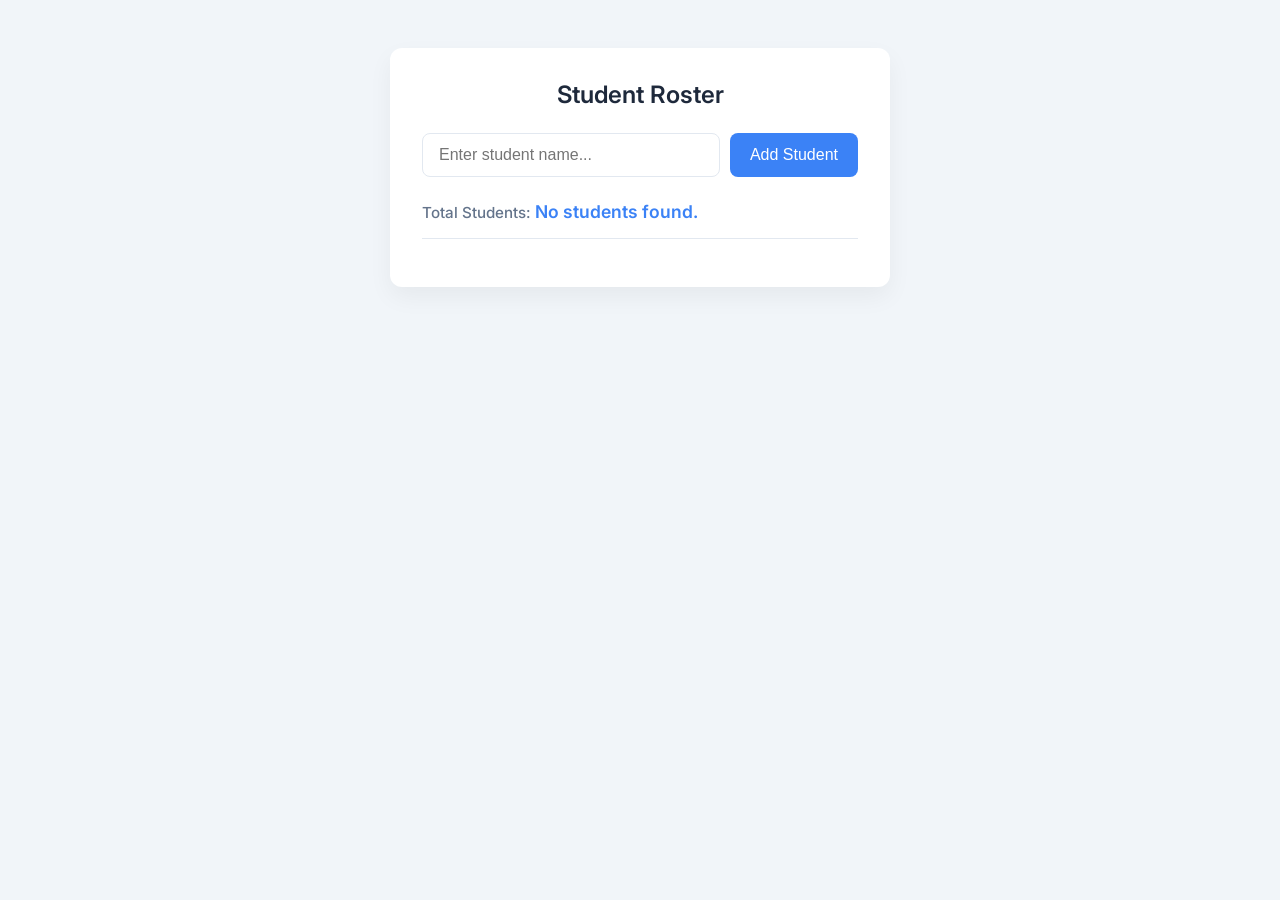
<file: EXO—Student-Management-System/index.html>
<!doctype html>
<html lang="en">
  <head>
    <meta charset="UTF-8" />
    <meta name="viewport" content="width=device-width, initial-scale=1.0" />
    <title>Student Manager</title>
    <!-- Modern Google Font -->
    <link
      href="https://fonts.googleapis.com/css2?family=Inter:wght@400;500;600&display=swap"
      rel="stylesheet"
    />
    <link rel="stylesheet" href="style.css" />
  </head>
  <body>
    <div class="container">
      <h2>Student Roster</h2>
      <form id="studentForm">
        <input
          type="text"
          id="studentName"
          placeholder="Enter student name..."
          autocomplete="off"
        />
        <button type="submit">Add Student</button>
      </form>
      <div class="stats">
        <p>Total Students: <span id="studentCount">0</span></p>
      </div>
      <ul id="studentList"></ul>
    </div>
    <script src="script.js"></script>
  </body>
</html>
</file>
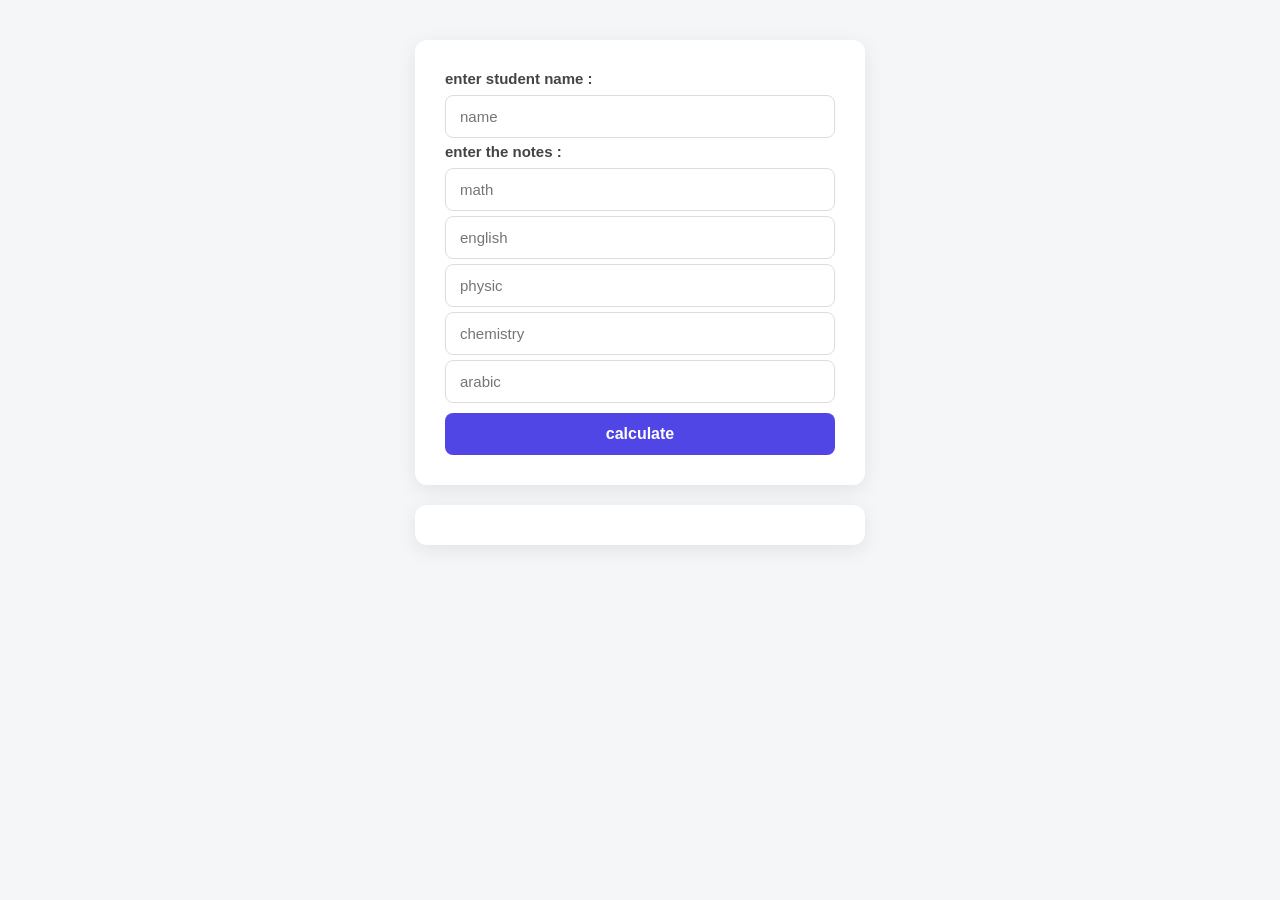
<file: week5/day1/index.html>
<!doctype html>
<html lang="en">
  <head>
    <meta charset="UTF-8" />
    <meta name="viewport" content="width=device-width, initial-scale=1.0" />
    <title>Document</title>
    <link rel="stylesheet" href="css/style.css" />
  </head>
  <body>
    <form action="" class="Form">
      <label for="">enter student name :</label>
      <input type="text" id="name" placeholder="name" />
      <p class="error"></p>
      <label for="">enter the notes : </label>
      <input
        type="number"
        id="inputelement"
        class="inpts"
        placeholder="math"
      />
      <p class="error"></p>
      <input
        type="number"
        id="inputelement"
        class="inpts"
        placeholder="english"
      />
      <p class="error"></p>
      <input
        type="number"
        id="inputelement"
        class="inpts"
        placeholder="physic"
      />
      <p class="error"></p>
      <input
        type="number"
        id="inputelement"
        class="inpts"
        placeholder="chemistry"
      />    
      <p class="error"></p>
      <input
        type="number"
        id="inputelement"
        class="inpts"
        placeholder="arabic"
      />
      <p class="error"></p>
      <button class="btn" type="submit" id="calculateBtn">calculate</button>
    </form>

    
    <div class="result" id="resultCard"></div>

    <script src="js/javascript.js"></script>
  </body>
</html>
</file>
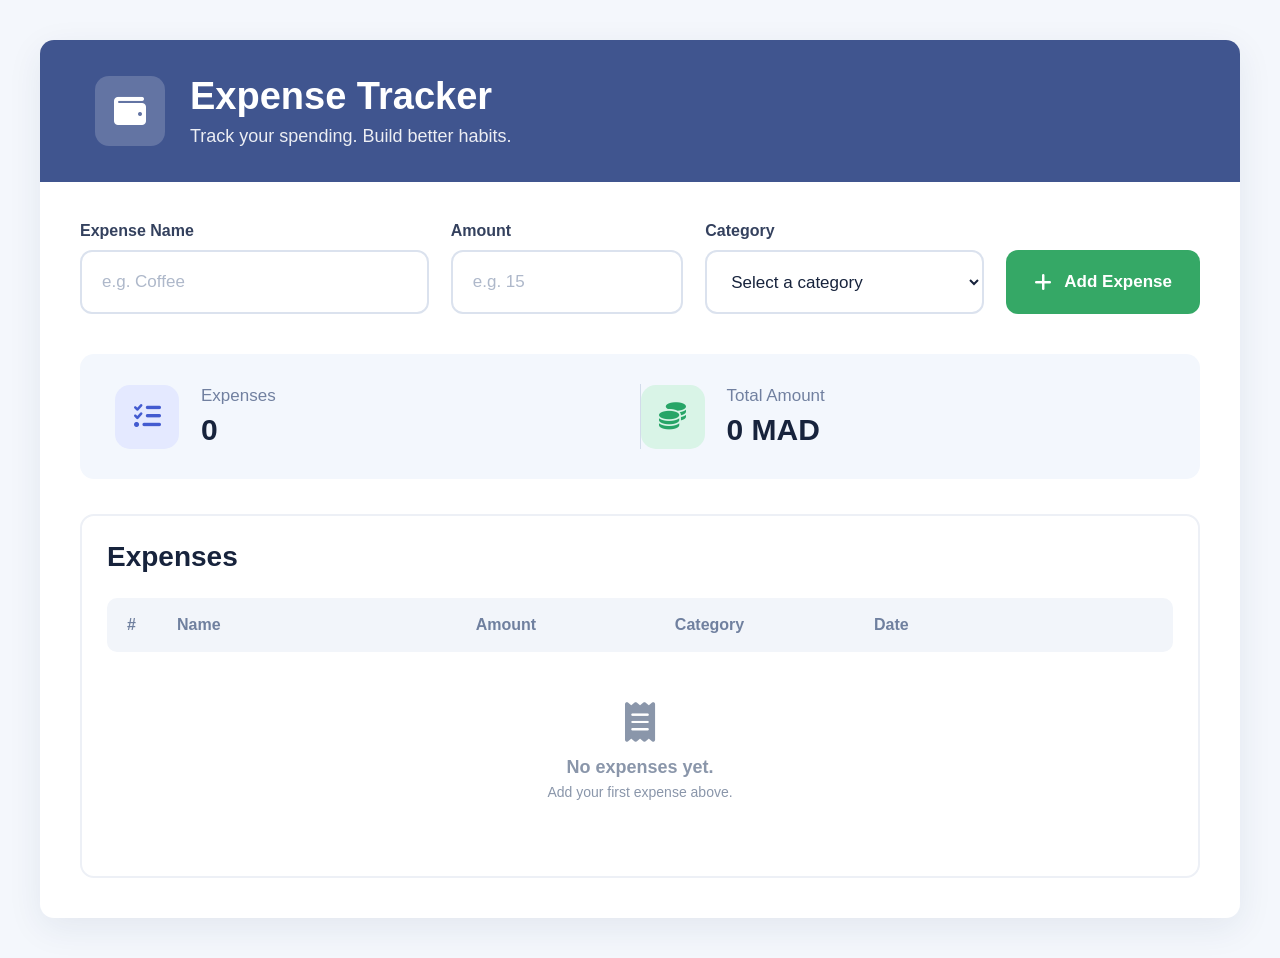
<file: week5/day2/index.html>
<!doctype html>
<html lang="en">
  <head>
    <meta charset="UTF-8" />
    <meta name="viewport" content="width=device-width, initial-scale=1.0" />
    <link
      rel="stylesheet"
      href="https://cdnjs.cloudflare.com/ajax/libs/font-awesome/6.7.2/css/all.min.css"
    />
    <link rel="stylesheet" href="css/style.css" />
    <title>Expense Tracker</title>
  </head>
  <body>
    <main class="container">
      <header>
        <div class="header-icon">
          <i class="fa-solid fa-wallet"></i>
        </div>
        <div>
          <h1>Expense Tracker</h1>
          <p>Track your spending. Build better habits.</p>
        </div>
      </header>
      <section class="form-section">
        <form id="expense-form">
          <div class="input-group">
            <label for="expense-name">Expense Name</label>
            <input
              type="text"
              id="expense-name"
              placeholder="e.g. Coffee"
              required
            />
          </div>
          <div class="input-group">
            <label for="expense-amount">Amount</label>
            <input
              type="number"
              id="expense-amount"
              placeholder="e.g. 15"
              min="0"
              required
            />
          </div>
          <div class="input-group">
            <label for="expense-category">Category</label>
            <select id="expense-category" required>
              <option value="">Select a category</option>
              <option value="food">Food</option>
              <option value="transport">Transport</option>
              <option value="shopping">Shopping</option>
              <option value="other">Other</option>
            </select>
          </div>
          <button type="submit" id="add-expense-btn">
            <i class="fa-solid fa-plus"></i>
            Add Expense
          </button>
        </form>
      </section>
      <section class="summary">
        <!-- Number of expenses -->
        <div class="summary-item">
          <div class="summary-icon expense-icon">
            <i class="fa-solid fa-list-check"></i>
          </div>
          <div class="summary-info">
            <span>Expenses</span>
            <strong id="expense-count">0</strong>
          </div>
        </div>
        <div class="divider"></div>
        <div class="summary-item">
          <div class="summary-icon total-icon">
            <i class="fa-solid fa-coins"></i>
          </div>
          <div class="summary-info">
            <span>Total Amount</span>
            <strong id="total-amount">0 MAD</strong>
          </div>
        </div>
      </section>
      <section class="expenses-section">
        <h2>Expenses</h2>
        <div class="expense-header">
          <span>#</span>
          <span>Name</span>
          <span>Amount</span>
          <span>Category</span>
          <span>Date</span>
          <span></span>
        </div>
        <div id="expense-list">
          <div class="expense-item">
            <span class="expense-number">1</span>
            <div class="expense-name">
              <div class="category-icon food-icon">
                <i class="fa-solid fa-mug-hot"></i>
              </div>
              <strong>Coffee</strong>
            </div>
            <strong class="expense-price"> 15 MAD </strong>
            <span class="category-badge food"> Food </span>
            <span class="expense-date"> Sep 20, 2026 </span>
            <button class="delete-btn" type="button">
              <i class="fa-solid fa-trash"></i>
            </button>
          </div>
          <div class="expense-item">
            <span class="expense-number">2</span>
            <div class="expense-name">
              <div class="category-icon transport-icon">
                <i class="fa-solid fa-bus"></i>
              </div>
              <strong>Bus Ticket</strong>
            </div>
            <strong class="expense-price"> 20 MAD </strong>
            <span class="category-badge transport"> Transport </span>
            <span class="expense-date"> Sep 19, 2026 </span>
            <button class="delete-btn" type="button">
              <i class="fa-solid fa-trash"></i>
            </button>
          </div>
        </div>
        <div id="empty-message" class="empty-message">
          <i class="fa-solid fa-receipt"></i>
          <p>No expenses yet.</p>
          <span>Add your first expense above.</span>
        </div>
      </section>
    </main>
    <script src="js/javascript.js"></script>
  </body>
</html>
</file>
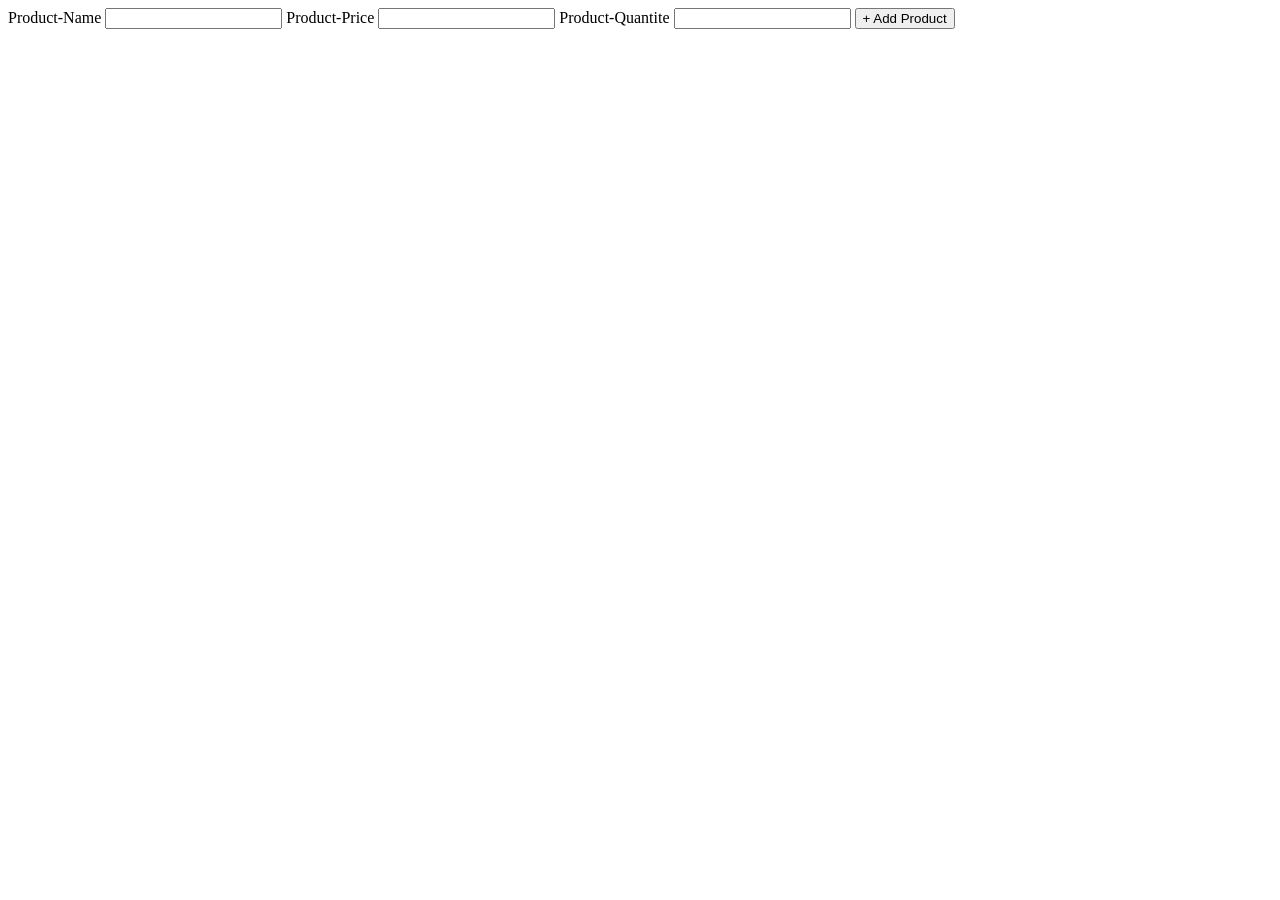
<file: week5/day3/index.html>
<!doctype html>
<html lang="en">
  <head>
    <meta charset="UTF-8" />
    <meta name="viewport" content="width=device-width, initial-scale=1.0" />
    <link rel="stylesheet" href="css/style.css" />
    <title>Document</title>
  </head>
  <body>
    <form id="form">
      <label>Product-Name</label>
      <input id="product-name" type="text" />
      <label>Product-Price</label>
      <input id="product-price" type="number" />
      <label>Product-Quantite</label>
      <input id="product-quantite" type="number" />
      <button  id="btn-add" type="submit">+ Add Product</button>
    </form>
    <p id="message"></p>
    <div id="display-section">

    </div>
    <script src="js/javascript.js"></script>
  </body>
</html>
</file>
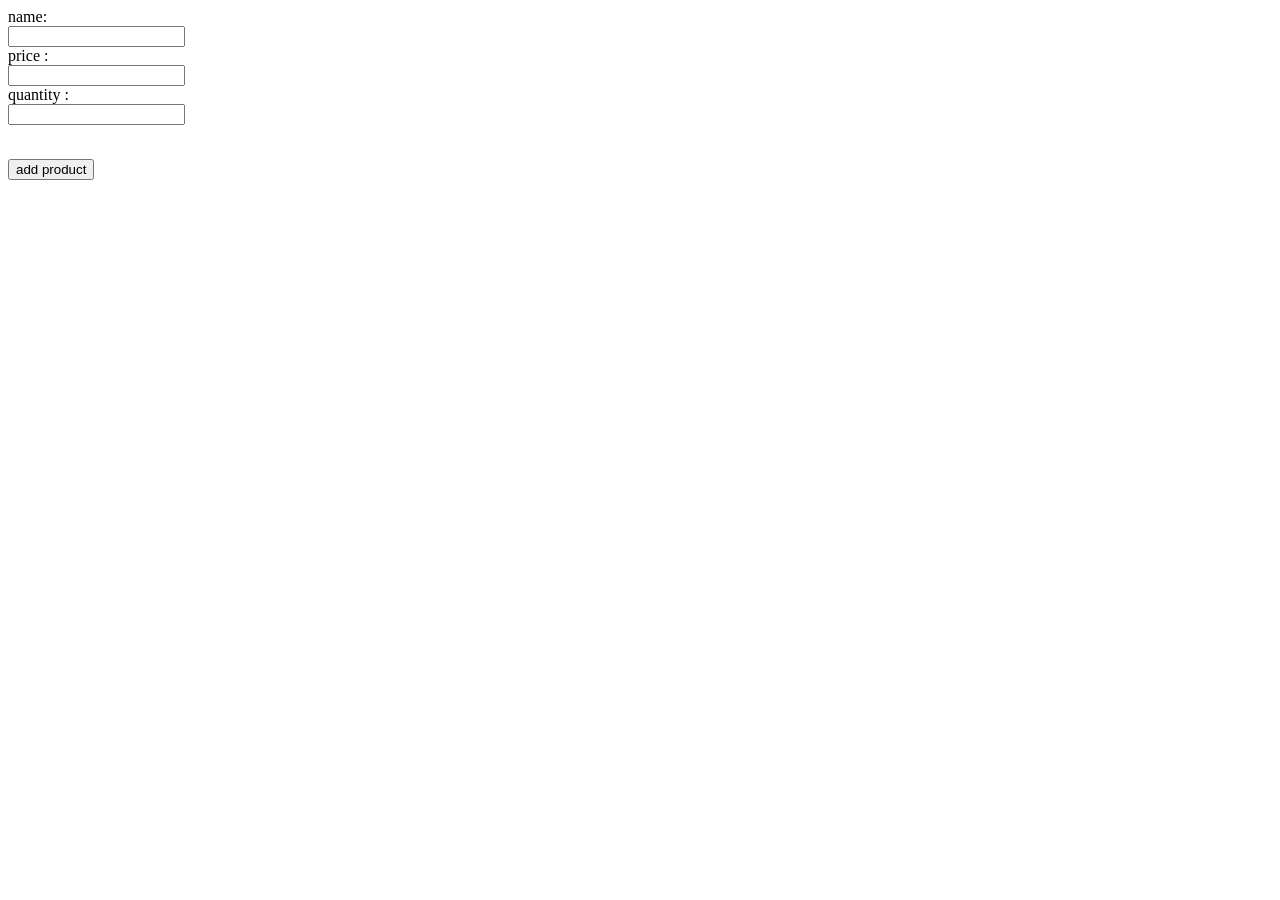
<file: week5/day4/index.html>
<!doctype html>
<html lang="en">
  <head>
    <meta charset="UTF-8" />
    <meta name="viewport" content="width=device-width, initial-scale=1.0" />
    <link rel="stylesheet" href="css/style.css" />
    <title>Document</title>
  </head>
  <body>
    <form action="" id="form">
      <label for="">name: </label><br />
      <input type="text" id="inputName" /><br />
      <label for="">price :</label><br />
      <input type="number" name="" id="price" /><br />
      <label for="">quantity :</label><br />
      <input type="text" id="quantity" /><br /><br />
      <p id="wrong"></p>
      <button type="submit">add product</button>
    </form>
    <div id="displayProduct"></div>
    <script src="js/javascript.js"></script>
  </body>
</html>
</file>
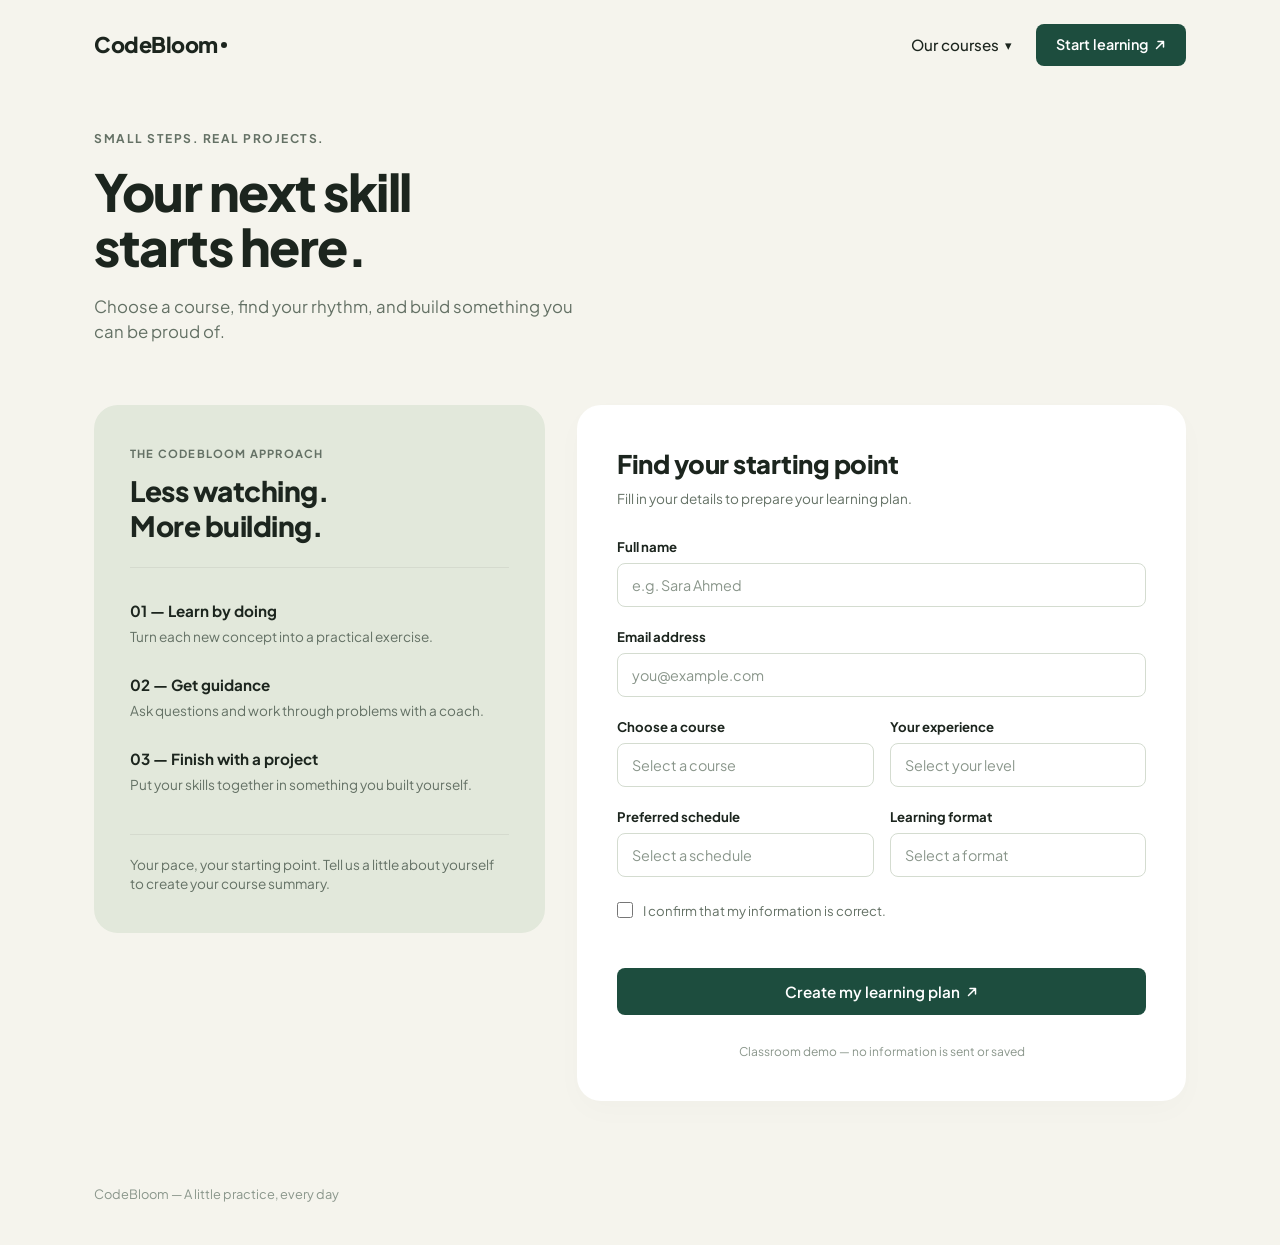
<file: week6/CODEBLOOM—ONE-DAYPROJECT/index.html>
<!doctype html>
<html lang="en">
  <head>
    <meta charset="UTF-8" />
    <meta name="viewport" content="width=device-width, initial-scale=1.0" />
    <title>CodeBloom — Learn by building</title>
    <link rel="stylesheet" href="css/style.css" />
    <link rel="preconnect" href="https://fonts.googleapis.com" />
    <link rel="preconnect" href="https://fonts.gstatic.com" crossorigin />
    <link
      href="https://fonts.googleapis.com/css2?family=Plus+Jakarta+Sans:wght@400;500;600;700;800&display=swap"
      rel="stylesheet"
    />
  </head>
  <body>
    <header class="header">
      <div class="container">
        <nav class="header__nav">
          <a href="#" class="brand">
            CodeBloom<span class="brand__dot"></span>
          </a>
          <div class="header__actions">
            <div class="nav-dropdown">
              <button class="dropdown-btn">Our courses</button>
              <ul class="dropdown-menu" role="menu">
                <li>
                  <a href="#" class="dropdown-menu__link" role="menuitem"
                    >HTML & CSS</a
                  >
                </li>
                <li>
                  <a href="#" class="dropdown-menu__link" role="menuitem"
                    >JavaScript</a
                  >
                </li>
                <li>
                  <a href="#" class="dropdown-menu__link" role="menuitem"
                    >React</a
                  >
                </li>
              </ul>
            </div>
            <a href="#registration" class="btn-primary">
              Start learning
              <svg
                width="12"
                height="12"
                viewBox="0 0 12 12"
                fill="none"
                xmlns="http://www.w3.org/2000/svg"
              >
                <path
                  d="M2.5 9.5L9.5 2.5M9.5 2.5H4M9.5 2.5V8"
                  stroke="currentColor"
                  stroke-width="1.5"
                  stroke-linecap="round"
                  stroke-linejoin="round"
                />
              </svg>
            </a>
          </div>
        </nav>
      </div>
    </header>

    <main>
      <section class="hero">
        <div class="container">
          <p class="hero__subtitle">Small steps. Real projects.</p>
          <h1 class="hero__title">Your next skill <br />starts here.</h1>
          <p class="hero__description">
            Choose a course, find your rhythm, and build something you can be
            proud of.
          </p>
        </div>
      </section>

      <div class="container">
        <div class="main-grid">
          <aside class="approach-card">
            <div class="approach-card__header">
              <span class="approach-card__tag">The CodeBloom Approach</span>
              <h2 class="approach-card__title">
                Less watching.<br />More building.
              </h2>
            </div>

            <div class="steps-list">
              <div class="step-item">
                <h3 class="step-item__title">01 — Learn by doing</h3>
                <p class="step-item__description">
                  Turn each new concept into a practical exercise.
                </p>
              </div>

              <div class="step-item">
                <h3 class="step-item__title">02 — Get guidance</h3>
                <p class="step-item__description">
                  Ask questions and work through problems with a coach.
                </p>
              </div>

              <div class="step-item">
                <h3 class="step-item__title">03 — Finish with a project</h3>
                <p class="step-item__description">
                  Put your skills together in something you built yourself.
                </p>
              </div>
            </div>

            <div class="approach-card__footer">
              <p>
                Your pace, your starting point. Tell us a little about yourself
                to create your course summary.
              </p>
            </div>
          </aside>

          <section class="form-card" id="registration">
            <h2 class="form-card__title">Find your starting point</h2>
            <p class="form-card__subtitle">
              Fill in your details to prepare your learning plan.
            </p>
            <form class="form" action="#">
              <div class="form__group">
                <label class="form__label" for="fullname">Full name</label>
                <input
                  type="text"
                  id="fullname"
                  class="form__input"
                  placeholder="e.g. Sara Ahmed"
                />
              </div>

              <div class="form__group">
                <label class="form__label" for="email">Email address</label>
                <input
                  type="email"
                  id="email"
                  class="form__input"
                  placeholder="you@example.com"
                />
              </div>

              <div class="form__row">
                <div class="form__group">
                  <label class="form__label" for="course"
                    >Choose a course</label
                  >
                  <select id="course" class="form__select">
                    <option value="" disabled selected>Select a course</option>
                    <option value="web-dev">HTML & CSS</option>
                    <option value="javascript">JavaScript</option>
                    <option value="css-layout">React</option>
                  </select>
                </div>

                <div class="form__group">
                  <label class="form__label" for="experience"
                    >Your experience</label
                  >
                  <select id="experience" class="form__select">
                    <option value="" disabled selected>
                      Select your level
                    </option>
                    <option value="beginner">Beginner</option>
                    <option value="intermediate">Intermediate</option>
                  </select>
                </div>
              </div>

              <div class="form__row">
                <div class="form__group">
                  <label class="form__label" for="schedule"
                    >Preferred schedule</label
                  >
                  <select id="schedule" class="form__select">
                    <option value="" disabled selected>
                      Select a schedule
                    </option>
                    <option value="flexible">Morning - 09:00 -- 11:00</option>
                    <option value="weekends">Afternoon - 14:00 -- 16:00</option>
                    <option value="evenings">Evening - 18:00 -- 20:00</option>
                  </select>
                </div>

                <div class="form__group">
                  <label class="form__label" for="format"
                    >Learning format</label
                  >
                  <select id="format" class="form__select">
                    <option value="" disabled selected>Select a format</option>
                    <option value="online">Online</option>
                    <option value="hybrid">On campus</option>
                  </select>
                </div>
              </div>

              <div class="form__group">
                <label class="form__checkbox-label">
                  <input type="checkbox" class="form__checkbox" />
                  <span>I confirm that my information is correct.</span>
                </label>
              </div>
              <p class="form-error"></p>
              <button type="submit" class="btn-primary btn-primary--full">
                Create my learning plan
                <svg
                  width="12"
                  height="12"
                  viewBox="0 0 12 12"
                  fill="none"
                  xmlns="http://www.w3.org/2000/svg"
                >
                  <path
                    d="M2.5 9.5L9.5 2.5M9.5 2.5H4M9.5 2.5V8"
                    stroke="currentColor"
                    stroke-width="1.5"
                    stroke-linecap="round"
                    stroke-linejoin="round"
                  />
                </svg>
              </button>

              <p class="form__note">
                Classroom demo — no information is sent or saved
              </p>
            </form>
          </section>
        </div>
      </div>
    </main>

    <footer class="footer">
      <div class="container">
        <p>CodeBloom — A little practice, every day</p>
      </div>
    </footer>
    <script src="js/javascript.js"></script>
  </body>
</html>
</file>
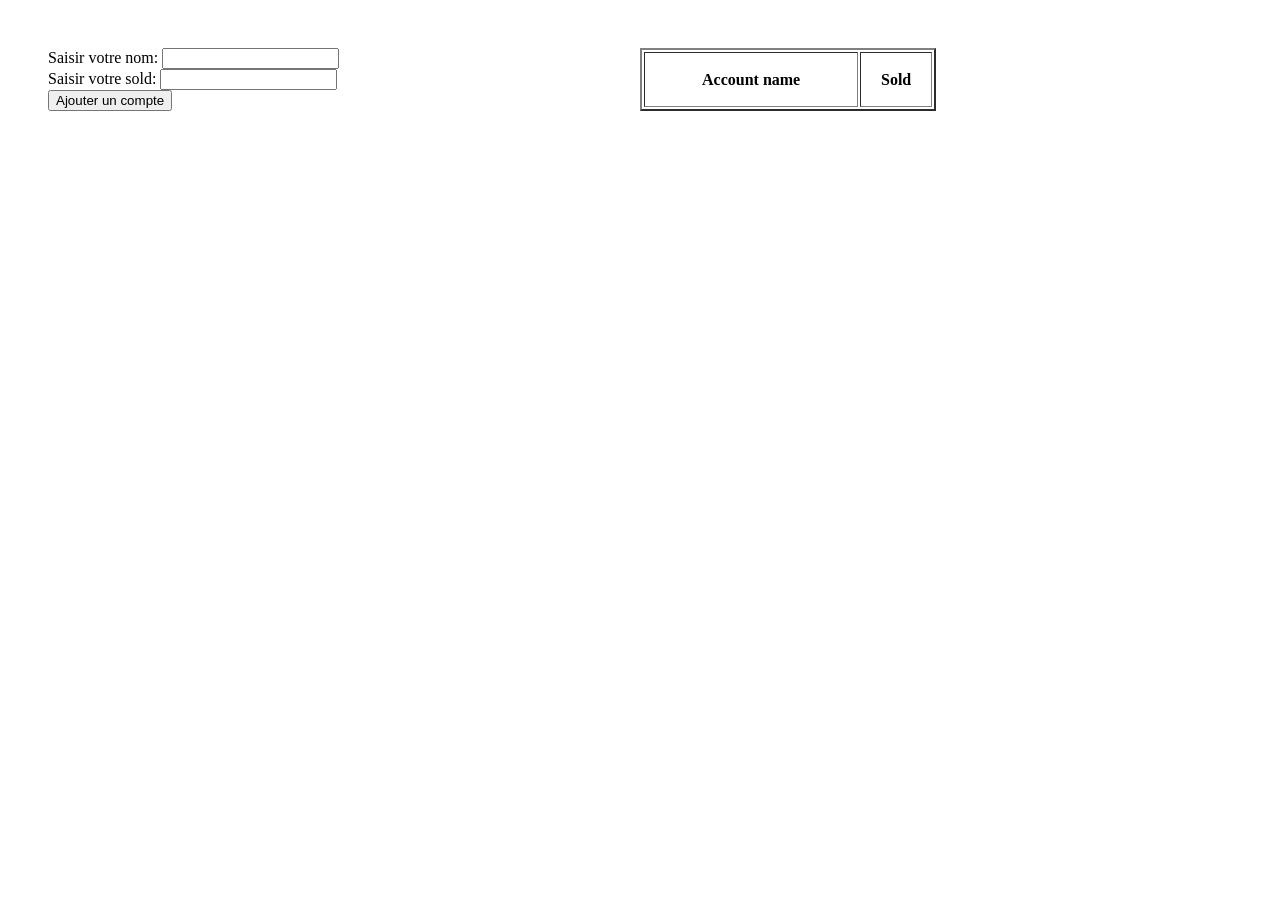
<file: OOP/week1/day2/index.html>
<!doctype html>
<html lang="en">
  <head>
    <meta charset="UTF-8" />
    <meta name="viewport" content="width=device-width, initial-scale=1.0" />
    <link rel="stylesheet" href="style.css">
    <title>Document</title>
  </head>
  <body>
    <form  id="formulaire">
      <label>Saisir votre nom:</label>
      <input type="text" id="name" />
      <label>Saisir votre sold:</label>
      <input type="number" id="sold" />
      <button type="submit" id="add-btn">Ajouter un compte</button>
    </form><br>
    <table border="2px solid black" id="table">
      <tr>
        <th>Account name</th>
        <th>Sold</th>
      </tr>
    </table>
    <script src="js/javascript.js"></script>
  </body>
</html>
</file>
<file: EXO—Student-Management-System/style.css>
/* Color Palette & Variables */
:root {
  --primary: #3b82f6;
  --primary-hover: #2563eb;
  --edit: #f59e0b;
  --edit-hover: #d97706;
  --delete: #ef4444;
  --delete-hover: #dc2626;
  --bg-color: #f1f5f9;
  --card-bg: #ffffff;
  --text-main: #1e293b;
  --text-muted: #64748b;
  --border-color: #e2e8f0;
}

* {
  box-sizing: border-box;
  margin: 0;
  padding: 0;
}

body {
  font-family: "Inter", sans-serif;
  background-color: var(--bg-color);
  color: var(--text-main);
  display: flex;
  justify-content: center;
  padding: 3rem 1rem;
}

.container {
  background-color: var(--card-bg);
  width: 100%;
  max-width: 500px;
  padding: 2rem;
  border-radius: 12px;
  box-shadow: 0 10px 25px rgba(0, 0, 0, 0.05);
}

h2 {
  text-align: center;
  margin-bottom: 1.5rem;
  color: var(--text-main);
  font-weight: 600;
}

/* Form Styles */
form {
  display: flex;
  gap: 10px;
  margin-bottom: 1.5rem;
}

input {
  flex: 1;
  padding: 0.75rem 1rem;
  border: 1px solid var(--border-color);
  border-radius: 8px;
  font-size: 1rem;
  outline: none;
  transition:
    border-color 0.2s,
    box-shadow 0.2s;
}

input:focus {
  border-color: var(--primary);
  box-shadow: 0 0 0 3px rgba(59, 130, 246, 0.15);
}

button {
  border: none;
  border-radius: 8px;
  font-weight: 500;
  cursor: pointer;
  transition:
    background-color 0.2s,
    transform 0.1s;
}

button:active {
  transform: scale(0.98);
}

form button {
  background-color: var(--primary);
  color: white;
  padding: 0.75rem 1.25rem;
  font-size: 1rem;
}

form button:hover {
  background-color: var(--primary-hover);
}

/* Stats Section */
.stats {
  margin-bottom: 1rem;
  padding-bottom: 1rem;
  border-bottom: 1px solid var(--border-color);
  font-size: 0.95rem;
  color: var(--text-muted);
  font-weight: 500;
}

#studentCount {
  color: var(--primary);
  font-weight: 600;
  font-size: 1.1rem;
}

/* List Styles */
ul {
  list-style: none;
  display: flex;
  flex-direction: column;
  gap: 0.75rem;
}

li {
  display: flex;
  align-items: center;
  background-color: #f8fafc;
  padding: 0.75rem 1rem;
  border-radius: 8px;
  border: 1px solid var(--border-color);
  gap: 8px;
  transition: box-shadow 0.2s;
}

li:hover {
  box-shadow: 0 4px 6px -1px rgba(0, 0, 0, 0.05);
}

.student-name {
  flex: 1; /* Pushes the buttons to the right */
  font-weight: 500;
  word-break: break-word;
}

/* Action Buttons */
.btn-edit,
.btn-delete {
  padding: 0.4rem 0.8rem;
  font-size: 0.85rem;
  color: white;
  border-radius: 6px;
}

.btn-edit {
  background-color: var(--edit);
}

.btn-edit:hover {
  background-color: var(--edit-hover);
}

.btn-delete {
  background-color: var(--delete);
}

.btn-delete:hover {
  background-color: var(--delete-hover);
}
</file>
<file: week5/day1/css/style.css>
/* Reset */
* {
  margin: 0;
  padding: 0;
  box-sizing: border-box;
}

/* Page */
body {
  font-family: Arial, sans-serif;
  background: #f4f6f8;
  min-height: 100vh;
  display: flex;
  flex-direction: column;
  align-items: center;
  padding: 40px 20px;
  color: #333;
}

/* Form */
.Form {
  width: 100%;
  max-width: 450px;
  background: white;
  padding: 30px;
  border-radius: 12px;
  box-shadow: 0 5px 20px rgba(0, 0, 0, 0.08);
}

/* Labels */
.Form label {
  display: block;
  margin-bottom: 8px;
  font-size: 15px;
  font-weight: 600;
  color: #444;
}

/* Inputs */
.Form input {
  width: 100%;
  padding: 12px 14px;
  border: 1px solid #ddd;
  border-radius: 8px;
  outline: none;
  font-size: 15px;
  transition: 0.2s;
}

/* Input focus */
.Form input:focus {
  border-color: #4f46e5;
  box-shadow: 0 0 0 3px rgba(79, 70, 229, 0.1);
}

/* Button */
.btn {
  width: 100%;
  padding: 12px;
  margin-top: 5px;
  border: none;
  border-radius: 8px;
  background: #4f46e5;
  color: white;
  font-size: 16px;
  font-weight: 600;
  cursor: pointer;
  transition: 0.2s;
}

.btn:hover {
  background: #4338ca;
  transform: translateY(-1px);
}

/* Error message */
.error {
  margin: 5px;
  color: #dc2626;
  font-size: 14px;
}

/* Result card */
.result {
  width: 100%;
  max-width: 450px;
  margin-top: 20px;
  padding: 20px;
  background: white;
  border-radius: 12px;
  box-shadow: 0 5px 20px rgba(0, 0, 0, 0.08);
}
.fail {
  background-color: red;
}
.pass {
  background-color: green;
}

/* Mobile */
@media (max-width: 500px) {
  body {
    padding: 20px 15px;
  }

  .Form {
    padding: 20px;
  }
}
</file>
<file: week5/day2/css/style.css>
* {
  margin: 0;
  padding: 0;
  box-sizing: border-box;
}

body {
  font-family: Arial, Helvetica, sans-serif;
  background: #f4f7fc;
  color: #17233c;
  min-height: 100vh;
  padding: 40px 20px;
}

.container {
  max-width: 1200px;
  margin: auto;
  background: white;
  border-radius: 14px;
  overflow: hidden;
  box-shadow: 0 10px 35px rgba(30, 50, 90, 0.08);
}
/* todo this is the header */
header {
  background: #40558f;
  color: white;
  padding: 35px 55px;
  display: flex;
  align-items: center;
  gap: 25px;
}
.header-icon {
  width: 70px;
  height: 70px;
  display: flex;
  align-items: center;
  justify-content: center;
  background: rgba(255, 255, 255, 0.18);
  border-radius: 14px;
  font-size: 32px;
}
header h1 {
  font-size: 38px;
  margin-bottom: 8px;
}
header p {
  font-size: 18px;
  opacity: 0.9;
}
/* todo this is the form section */
.form-section {
  padding: 40px;
}

form {
  display: grid;
  grid-template-columns:
    1.5fr
    1fr
    1.2fr
    auto;
  gap: 22px;
  align-items: end;
}

.input-group {
  display: flex;
  flex-direction: column;
  gap: 10px;
}

label {
  font-size: 16px;
  font-weight: 700;
  color: #34415e;
}

input,
select {
  width: 100%;
  height: 64px;
  border: 2px solid #dbe2ee;
  border-radius: 12px;
  padding: 0 20px;
  font-size: 17px;
  color: #17233c;
  outline: none;
  background: white;
  transition: 0.2s;
}
input::placeholder {
  color: #aeb8ca;
}
input:focus,
select:focus {
  border-color: #5269a4;
  box-shadow: 0 0 0 3px rgba(82, 105, 164, 0.1);
}
select {
  cursor: pointer;
}

#add-expense-btn {
  height: 64px;
  padding: 0 28px;
  border: none;
  border-radius: 12px;
  background: #35a866;
  color: white;
  font-size: 17px;
  font-weight: 700;
  cursor: pointer;
  display: flex;
  align-items: center;
  justify-content: center;
  gap: 12px;
  white-space: nowrap;
  transition: 0.2s;
}

#add-expense-btn i {
  font-size: 20px;
}
#add-expense-btn:hover {
  background: #2d9258;
  transform: translateY(-1px);
}
#add-expense-btn:active {
  transform: translateY(0);
}
.summary {
  margin: 0 40px 35px;
  background: #f3f7fd;
  border-radius: 14px;
  padding: 30px 35px;
  display: grid;
  grid-template-columns: 1fr auto 1fr;
  align-items: center;
}
.summary-item {
  display: flex;
  align-items: center;
  gap: 22px;
}
.summary-icon {
  width: 64px;
  height: 64px;
  border-radius: 15px;
  display: flex;
  align-items: center;
  justify-content: center;
  font-size: 27px;
}
.expense-icon {
  background: #e4e9ff;
  color: #435bd0;
}
.total-icon {
  background: #d9f4e7;
  color: #27a567;
}
.summary-info {
  display: flex;
  flex-direction: column;
  gap: 7px;
}
.summary-info span {
  color: #7180a0;
  font-size: 17px;
}
.summary-info strong {
  font-size: 30px;
  color: #17233c;
}
.divider {
  width: 1px;
  height: 65px;
  background: #d2dbea;
}
.expenses-section {
  margin: 0 40px 40px;
  border: 2px solid #edf0f6;
  border-radius: 14px;
  padding: 25px;
}
.expenses-section h2 {
  font-size: 28px;
  margin-bottom: 25px;
}
.expense-header {
  display: grid;
  grid-template-columns:
    50px
    1.5fr
    1fr
    1fr
    1.2fr
    40px;
  align-items: center;
  background: #f2f5fa;
  padding: 18px 20px;
  border-radius: 10px;
  color: #70809f;
  font-weight: 700;
}
.expense-item {
  display: grid;
  grid-template-columns:
    50px
    1.5fr
    1fr
    1fr
    1.2fr
    40px;
  align-items: center;
  padding: 20px;
  border-bottom: 1px solid #edf0f5;
  min-height: 80px;
}
.expense-item:last-child {
  border-bottom: none;
}
.expense-number {
  color: #566987;
}
.expense-name {
  display: flex;
  align-items: center;
  gap: 15px;
}
.category-icon {
  width: 44px;
  height: 44px;
  border-radius: 50%;
  display: flex;
  align-items: center;
  justify-content: center;
  font-size: 18px;
}
.food-icon {
  background: #fff0c9;
  color: #e8a000;
}
.transport-icon {
  background: #dcecff;
  color: #2875d8;
}
.shopping-icon {
  background: #eee2ff;
  color: #8850c7;
}
.other-icon {
  background: #e8e8e8;
  color: #666;
}
.expense-price {
  font-size: 16px;
}
.category-badge {
  display: inline-block;
  width: fit-content;
  padding: 8px 18px;
  border-radius: 30px;
  font-size: 14px;
  font-weight: 700;
}
.category-badge.food {
  background: #fff0c9;
  color: #d99100;
}
.category-badge.transport {
  background: #dcecff;
  color: #2875d8;
}
.category-badge.shopping {
  background: #eee2ff;
  color: #8850c7;
}
.category-badge.other {
  background: #e9e9e9;
  color: #666;
}
.expense-date {
  color: #8491aa;
  font-size: 15px;
}
.delete-btn {
  border: none;
  background: transparent;
  color: #ff4b55;
  font-size: 19px;
  cursor: pointer;
  transition: 0.2s;
}
.delete-btn:hover {
  color: #d92732;
  transform: scale(1.1);
}
.empty-message {
  display: none;
  text-align: center;
  padding: 50px 20px;
  color: #8a96aa;
}

.empty-message i {
  font-size: 40px;
  margin-bottom: 15px;
}

.empty-message p {
  font-size: 18px;
  font-weight: 700;
  margin-bottom: 5px;
}

.empty-message span {
  font-size: 14px;
}
</file>
<file: week5/day3/css/style.css>
.product {
  padding: 15px;
  margin: 10px 0;
  border: 1px solid #ddd;
  border-radius: 8px;
}

.high-price {
  background-color: #ffe0e0;
}
</file>
<file: week5/day4/css/style.css>
.high-price{
    background-color: rgba(236, 106, 106, 0.573);
    border: solid 1px red;
    border-radius: 30px;
    padding: 10px;
}
</file>
<file: week6/CODEBLOOM—ONE-DAYPROJECT/css/style.css>
/* Reset & Base Styles */
:root {
  --color-bg: #f5f4ed;
  --color-card-bg: #e2e8db;
  --color-white: #ffffff;
  --color-text-main: #1c251e;
  --color-text-muted: #647165;
  --color-text-light: #8a968b;
  --color-accent-green: #1d4d3e;
  --color-accent-green-hover: #153a2f;
  --color-border: #d4dcd0;
  --color-input-bg: #ffffff;
  --font-family:
    "Plus Jakarta Sans", -apple-system, BlinkMacSystemFont, sans-serif;
  --radius-sm: 8px;
  --radius-md: 16px;
  --radius-lg: 24px;
  --container-max-width: 1140px;
}

*,
*::before,
*::after {
  box-sizing: border-box;
  margin: 0;
  padding: 0;
}

body {
  font-family: var(--font-family);
  background-color: var(--color-bg);
  color: var(--color-text-main);
  line-height: 1.5;
  -webkit-font-smoothing: antialiased;
}

/* Layout Structure */
.container {
  width: 100%;
  max-width: var(--container-max-width);
  margin: 0 auto;
  padding: 0 24px;
}

/* Header & Navigation */
.header {
  padding: 24px 0;
  background-color: var(--color-bg);
}

.header__nav {
  display: flex;
  align-items: center;
  justify-content: space-between;
}

.brand {
  display: flex;
  align-items: center;
  gap: 2px;
  font-weight: 800;
  font-size: 1.35rem;
  color: var(--color-text-main);
  text-decoration: none;
  letter-spacing: -0.5px;
}

.brand__dot {
  width: 6px;
  height: 6px;
  background-color: var(--color-text-main);
  border-radius: 50%;
  display: inline-block;
  margin-left: 1px;
}

.header__actions {
  display: flex;
  align-items: center;
  gap: 24px;
}

/* Dropdown Navigation */
.nav-dropdown {
  position: relative;
}

.dropdown-btn {
  background: none;
  border: none;
  font-family: inherit;
  font-size: 0.95rem;
  font-weight: 500;
  color: var(--color-text-main);
  cursor: pointer;
  display: flex;
  align-items: center;
  gap: 6px;
  padding: 8px 0;
}

.dropdown-btn::after {
  content: "▾";
  font-size: 0.8rem;
  transition: transform 0.2s ease;
}

.nav-dropdown:hover .dropdown-btn::after,
.nav-dropdown:focus-within .dropdown-btn::after {
  transform: rotate(180deg);
}

.dropdown-menu {
  position: absolute;
  top: 100%;
  left: 30%;
  transform: translateX(-50%) translateY(8px);
  background-color: var(--color-white);
  min-width: 150px;
  border-radius: var(--radius-sm);
  box-shadow: 0 10px 25px rgba(0, 0, 0, 0.08);
  border: 1px solid var(--color-border);
  padding: 8px 0;
  list-style: none;
  transition: all 0.2s ease;
  z-index: 100;
}

/* .nav-dropdown:hover .dropdown-menu,
.nav-dropdown:focus-within .dropdown-menu {
  opacity: 1;
  visibility: visible;
  transform: translateX(-50%) translateY(0);
} */

.dropdown-menu__link {
  display: block;
  padding: 10px 18px;
  color: var(--color-text-main);
  text-decoration: none;
  font-size: 0.9rem;
  font-weight: 500;
  transition:
    background-color 0.15s ease,
    color 0.15s ease;
}

.dropdown-menu__link:hover {
  background-color: var(--color-bg);
  color: var(--color-accent-green);
}

.btn-primary {
  background-color: var(--color-accent-green);
  color: var(--color-white);
  border: none;
  padding: 10px 20px;
  border-radius: var(--radius-sm);
  font-family: inherit;
  font-size: 0.9rem;
  font-weight: 600;
  cursor: pointer;
  display: inline-flex;
  align-items: center;
  gap: 6px;
  text-decoration: none;
  transition: background-color 0.2s ease;
}

.btn-primary:hover {
  background-color: var(--color-accent-green-hover);
}

.btn-primary--full {
  width: 100%;
  justify-content: center;
  padding: 14px 20px;
  font-size: 0.95rem;
  margin-top: 8px;
}

/* Hero Section */
.hero {
  padding: 40px 0 60px 0;
}

.hero__subtitle {
  text-transform: uppercase;
  font-size: 0.75rem;
  font-weight: 700;
  letter-spacing: 1.5px;
  color: var(--color-text-muted);
  margin-bottom: 16px;
}

.hero__title {
  font-size: 3.2rem;
  line-height: 1.08;
  font-weight: 800;
  letter-spacing: -1.5px;
  color: var(--color-text-main);
  margin-bottom: 20px;
  max-width: 600px;
}

.hero__description {
  font-size: 1.05rem;
  color: var(--color-text-muted);
  max-width: 480px;
  line-height: 1.5;
}

/* Main Grid Section */
.main-grid {
  display: grid;
  grid-template-columns: 1fr 1.35fr;
  gap: 32px;
  align-items: start;
  padding-bottom: 60px;
}

/* Approach Card */
.approach-card {
  background-color: var(--color-card-bg);
  border-radius: var(--radius-lg);
  padding: 40px 36px;
  display: flex;
  flex-direction: column;
  gap: 32px;
}

.approach-card__header {
  border-bottom: 1px solid rgba(0, 0, 0, 0.06);
  padding-bottom: 24px;
}

.approach-card__tag {
  text-transform: uppercase;
  font-size: 0.7rem;
  font-weight: 700;
  letter-spacing: 1.2px;
  color: var(--color-text-muted);
  margin-bottom: 12px;
  display: block;
}

.approach-card__title {
  font-size: 1.75rem;
  line-height: 1.25;
  font-weight: 800;
  letter-spacing: -0.5px;
  color: var(--color-text-main);
}

.steps-list {
  display: flex;
  flex-direction: column;
  gap: 28px;
}

.step-item {
  display: flex;
  flex-direction: column;
  gap: 4px;
}

.step-item__title {
  font-size: 0.95rem;
  font-weight: 700;
  color: var(--color-text-main);
}

.step-item__description {
  font-size: 0.85rem;
  color: var(--color-text-muted);
  line-height: 1.4;
}

.approach-card__footer {
  margin-top: 8px;
  padding-top: 20px;
  border-top: 1px solid rgba(0, 0, 0, 0.06);
  font-size: 0.85rem;
  color: var(--color-text-muted);
  line-height: 1.4;
}

.form-card {
  background-color: var(--color-white);
  border-radius: var(--radius-lg);
  padding: 40px;
  box-shadow: 0 10px 30px rgba(0, 0, 0, 0.02);

  display: flex;
  flex-direction: column;
  align-self: start;
}
.form-card--success {
  display: flex;
  flex-direction: column;
  justify-content: flex-start;
  align-self: start;
  min-height: auto;
}

.form-card__icon {
  width: 44px;
  height: 44px;
  background-color: var(--color-card-bg);
  border-radius: 50%;
  display: flex;
  align-items: center;
  justify-content: center;
  margin-bottom: 20px;
}

.form-card__icon svg {
    width: 20px;
    height: 20px;
    stroke: var(--color-accent-green);
}

.form-card__title {
  font-size: 1.6rem;
  font-weight: 800;
  letter-spacing: -0.5px;
  margin-bottom: 6px;
}

.form-card__subtitle {
  font-size: 0.85rem;
  color: var(--color-text-muted);
  margin-bottom: 28px;
}

/* Form Controls */
.form {
  display: flex;
  flex-direction: column;
  gap: 20px;
}

.form__group {
  display: flex;
  flex-direction: column;
  gap: 6px;
}

.form__row {
  display: grid;
  grid-template-columns: 1fr 1fr;
  gap: 16px;
}

.form__label {
  font-size: 0.825rem;
  font-weight: 700;
  color: var(--color-text-main);
}

.form__input,
.form__select {
  width: 100%;
  padding: 12px 14px;
  background-color: var(--color-input-bg);
  border: 1px solid var(--color-border);
  border-radius: var(--radius-sm);
  font-family: inherit;
  font-size: 0.9rem;
  color: var(--color-text-main);
  outline: none;
  transition: border-color 0.2s ease;
}

.form__input::placeholder {
  color: var(--color-text-light);
}

.form__input:focus,
.form__select:focus {
  border-color: var(--color-accent-green);
}

.form__select {
  appearance: none;
  background-repeat: no-repeat;
  background-position: right 10px center;
  background-size: 18px;
  color: var(--color-text-light);
}

.form__checkbox-label {
  display: flex;
  align-items: center;
  gap: 10px;
  font-size: 0.825rem;
  color: var(--color-text-muted);
  cursor: pointer;
  margin-top: 4px;
}

.form__checkbox {
  width: 16px;
  height: 16px;
  accent-color: var(--color-accent-green);
  cursor: pointer;
}
.form-error {
  color: red;
  font-size: 13px;
}

.form__note {
  text-align: center;
  font-size: 0.75rem;
  color: var(--color-text-light);
  margin-top: 8px;
}

/* Footer */
.footer {
  padding: 24px 0 40px;
  font-size: 0.8rem;
  color: var(--color-text-light);
}
.plan-card {
  background-color: var(--color-bg);
  border-radius: var(--radius-md);
  padding: 24px;
  margin-bottom: 20px;
}

.plan-card__badge {
  display: inline-block;
  background-color: var(--color-card-bg);
  color: var(--color-accent-green);
  padding: 4px 12px;
  border-radius: 20px;
  font-size: 0.75rem;
  font-weight: 600;
  margin-bottom: 16px;
}

.plan-card__title {
  font-size: 1.6rem;
  font-weight: 800;
  letter-spacing: -0.5px;
  color: var(--color-text-main);
  margin-bottom: 6px;
}

.plan-card__project {
  font-size: 0.85rem;
  color: var(--color-text-muted);
  margin-bottom: 24px;
}

.plan-card__details {
  display: flex;
  flex-direction: column;
  gap: 12px;
  border-top: 1px solid var(--color-border);
  padding-top: 16px;
}

.plan-card__row {
  display: flex;
  justify-content: space-between;
  align-items: center;
  font-size: 0.85rem;
}

.plan-card__label {
  color: var(--color-text-muted);
}

.plan-card__value {
  font-weight: 700;
  color: var(--color-text-main);
  text-align: right;
}

.plan-card__next-step {
  text-align: center;
  font-size: 0.8rem;
  color: var(--color-text-muted);
  margin-bottom: 20px;
}

/* Responsive Design */
@media (max-width: 900px) {
  .main-grid {
    grid-template-columns: 1fr;
  }

  .hero__title {
    font-size: 2.5rem;
  }
}

@media (max-width: 600px) {
  .form__row {
    grid-template-columns: 1fr;
  }

  .hero__title {
    font-size: 2.1rem;
  }

  .form-card,
  .approach-card {
    padding: 24px;
  }
}
</file>
<file: OOP/week1/day2/style.css>
body{
    padding: 40px;
    display: grid;
    grid-template-columns: 1fr 1fr 1fr 1fr;
}
</file>
